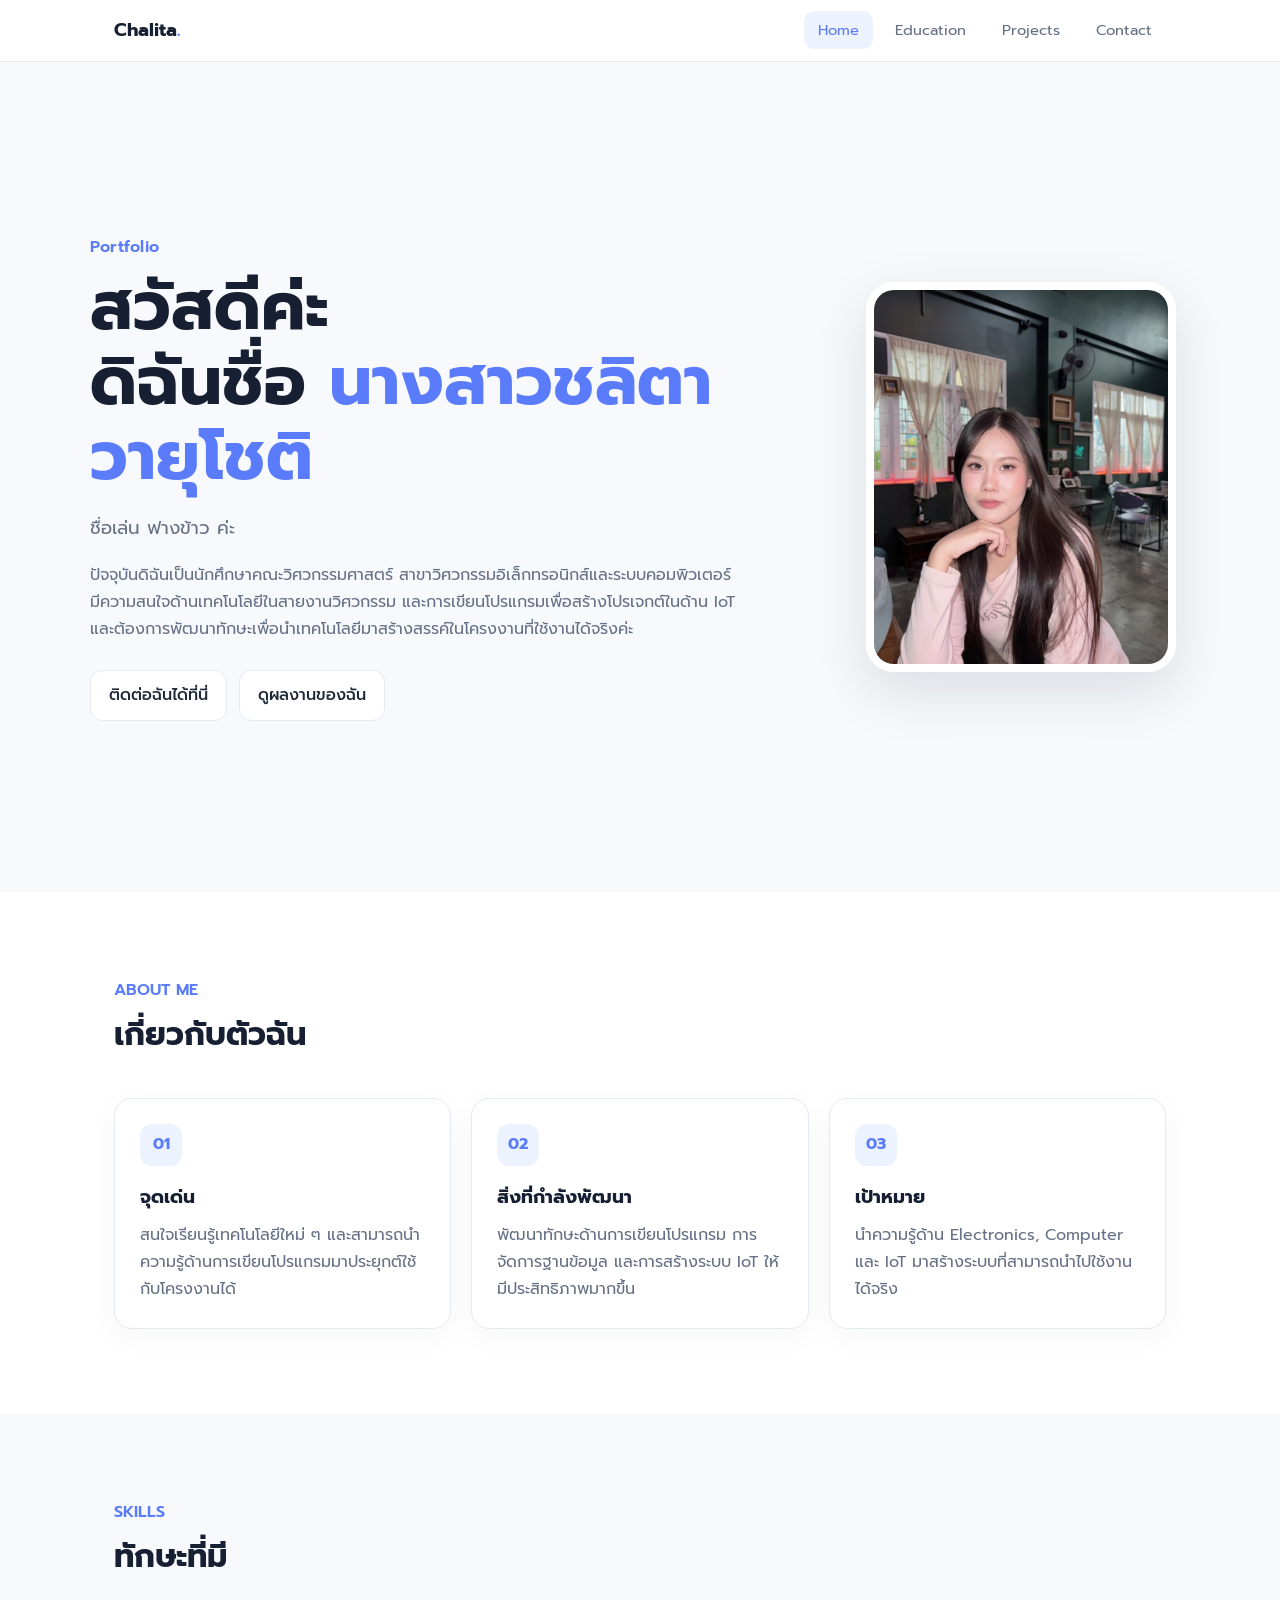
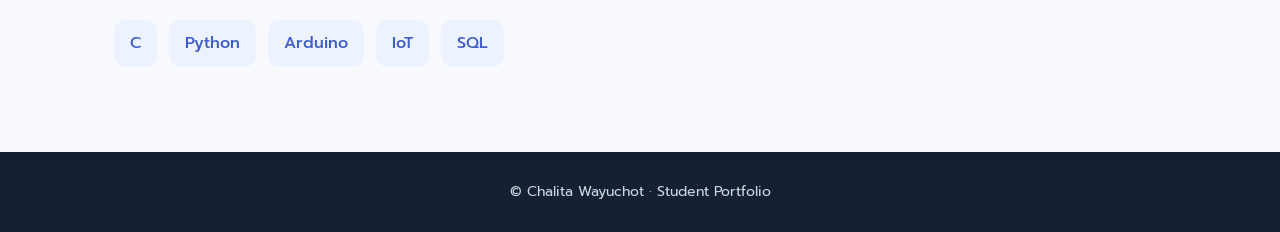
<file: index.html>
<!DOCTYPE html>
<html lang="th">
<head>
    <meta charset="UTF-8">
    <meta name="viewport" content="width=device-width, initial-scale=1.0">
    <title>Chalita Wayuchot | Home</title>
    <link rel="stylesheet" href="style.css">
</head>
<body>
    <nav class="navbar">
        <div class="nav-inner">
            <a class="logo" href="index.html">Chalita<span>.</span></a>
            <ul class="nav-links">
                <li><a class="active" href="index.html">Home</a></li>
                <li><a href="education.html">Education</a></li>
                <li><a href="projects.html">Projects</a></li>
                <li><a href="contact.html">Contact</a></li>
            </ul>
        </div>
    </nav>

    <main>
        <section class="hero container">
            <div>
                <div class="eyebrow">Portfolio</div>
                <h1>สวัสดีค่ะ<br>ดิฉันชื่อ <span>นางสาวชลิตา วายุโชติ</span></h1>
                <h2>ชื่อเล่น ฟางข้าว ค่ะ</h2>
                <p>ปัจจุบันดิฉันเป็นนักศึกษาคณะวิศวกรรมศาสตร์ สาขาวิศวกรรมอิเล็กทรอนิกส์และระบบคอมพิวเตอร์ มีความสนใจด้านเทคโนโลยีในสายงานวิศวกรรม และการเขียนโปรแกรมเพื่อสร้างโปรเจกต์ในด้าน IoT และต้องการพัฒนาทักษะเพื่อนำเทคโนโลยีมาสร้างสรรค์ในโครงงานที่ใช้งานได้จริงค่ะ</p>
                <div class="buttons">
                    <a class="btn" href="contact.html">ติดต่อฉันได้ที่นี่</a>
                    <a class="btn btn-outline" href="projects.html">ดูผลงานของฉัน</a>
                </div>
            </div>
            <div class="profile-wrap">
                <img class="profile" src="IMG_9192.jpeg" alt="รูปโปรไฟล์ของชลิตา วายุโชติ">
            </div>
        </section>

        <section class="section alt">
            <div class="container">
                <div class="section-title">
                    <div class="small">ABOUT ME</div>
                    <h2>เกี่ยวกับตัวฉัน</h2>
                </div>
                <div class="grid-3">
                    <div class="card">
                        <div class="icon">01</div>
                        <h3>จุดเด่น</h3>
                        <p>สนใจเรียนรู้เทคโนโลยีใหม่ ๆ และสามารถนำความรู้ด้านการเขียนโปรแกรมมาประยุกต์ใช้กับโครงงานได้</p>
                    </div>
                    <div class="card">
                        <div class="icon">02</div>
                        <h3>สิ่งที่กำลังพัฒนา</h3>
                        <p>พัฒนาทักษะด้านการเขียนโปรแกรม การจัดการฐานข้อมูล และการสร้างระบบ IoT ให้มีประสิทธิภาพมากขึ้น</p>
                    </div>
                    <div class="card">
                        <div class="icon">03</div>
                        <h3>เป้าหมาย</h3>
                        <p>นำความรู้ด้าน Electronics, Computer และ IoT มาสร้างระบบที่สามารถนำไปใช้งานได้จริง</p>
                    </div>
                </div>
            </div>
        </section>

        <section class="section">
            <div class="container">
                <div class="section-title">
                    <div class="small">SKILLS</div>
                    <h2>ทักษะที่มี</h2>
                </div>
                <div class="skill-list">
                    <span class="skill">C</span>
                    <span class="skill">Python</span>
                    <span class="skill">Arduino</span>
                    <span class="skill">IoT</span>
                    <span class="skill">SQL</span>
                </div>
            </div>
        </section>
    </main>

    <footer>© Chalita Wayuchot · Student Portfolio</footer>
</body>
</html>
</file>
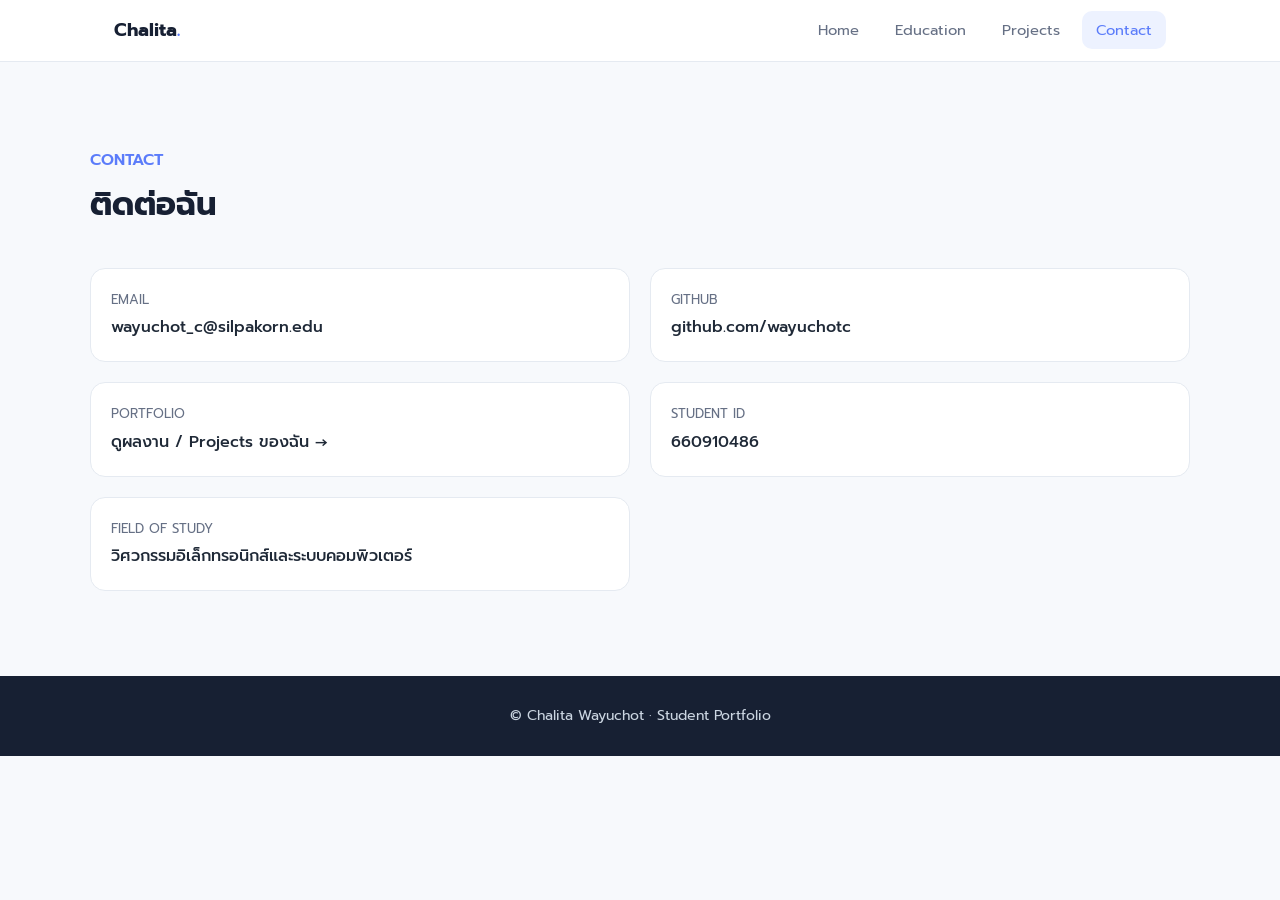
<file: contact.html>
<!DOCTYPE html>
<html lang="th">
<head>
    <meta charset="UTF-8">
    <meta name="viewport" content="width=device-width, initial-scale=1.0">
    <title>Chalita Wayuchot | Contact</title>
    <link rel="stylesheet" href="style.css">
</head>
<body>
    <nav class="navbar">
        <div class="nav-inner">
            <a class="logo" href="index.html">Chalita<span>.</span></a>
            <ul class="nav-links">
                <li><a href="index.html">Home</a></li>
                <li><a href="education.html">Education</a></li>
                <li><a href="projects.html">Projects</a></li>
                <li><a class="active" href="contact.html">Contact</a></li>
            </ul>
        </div>
    </nav>

    <main>
        <section class="section container">
            <div class="section-title">
                <div class="small">CONTACT</div>
                <h2>ติดต่อฉัน</h2>
            </div>

            <div class="contact-box">
                <a class="contact-item" href="mailto:wayuchot_c@silpakorn.edu">
                    <div class="label">EMAIL</div>
                    <div class="value">wayuchot_c@silpakorn.edu</div>
                </a>
                <a class="contact-item" href="https://github.com/wayuchotc" target="_blank">
                    <div class="label">GITHUB</div>
                    <div class="value">github.com/wayuchotc</div>
                </a>
                <a class="contact-item" href="projects.html">
                    <div class="label">PORTFOLIO</div>
                    <div class="value">ดูผลงาน / Projects ของฉัน →</div>
                </a>
                <div class="contact-item">
                    <div class="label">STUDENT ID</div>
                    <div class="value">660910486</div>
                </div>
                <div class="contact-item">
                    <div class="label">FIELD OF STUDY</div>
                    <div class="value">วิศวกรรมอิเล็กทรอนิกส์และระบบคอมพิวเตอร์</div>
                </div>
            </div>
        </section>
    </main>

    <footer>© Chalita Wayuchot · Student Portfolio</footer>
</body>
</html>
</file>
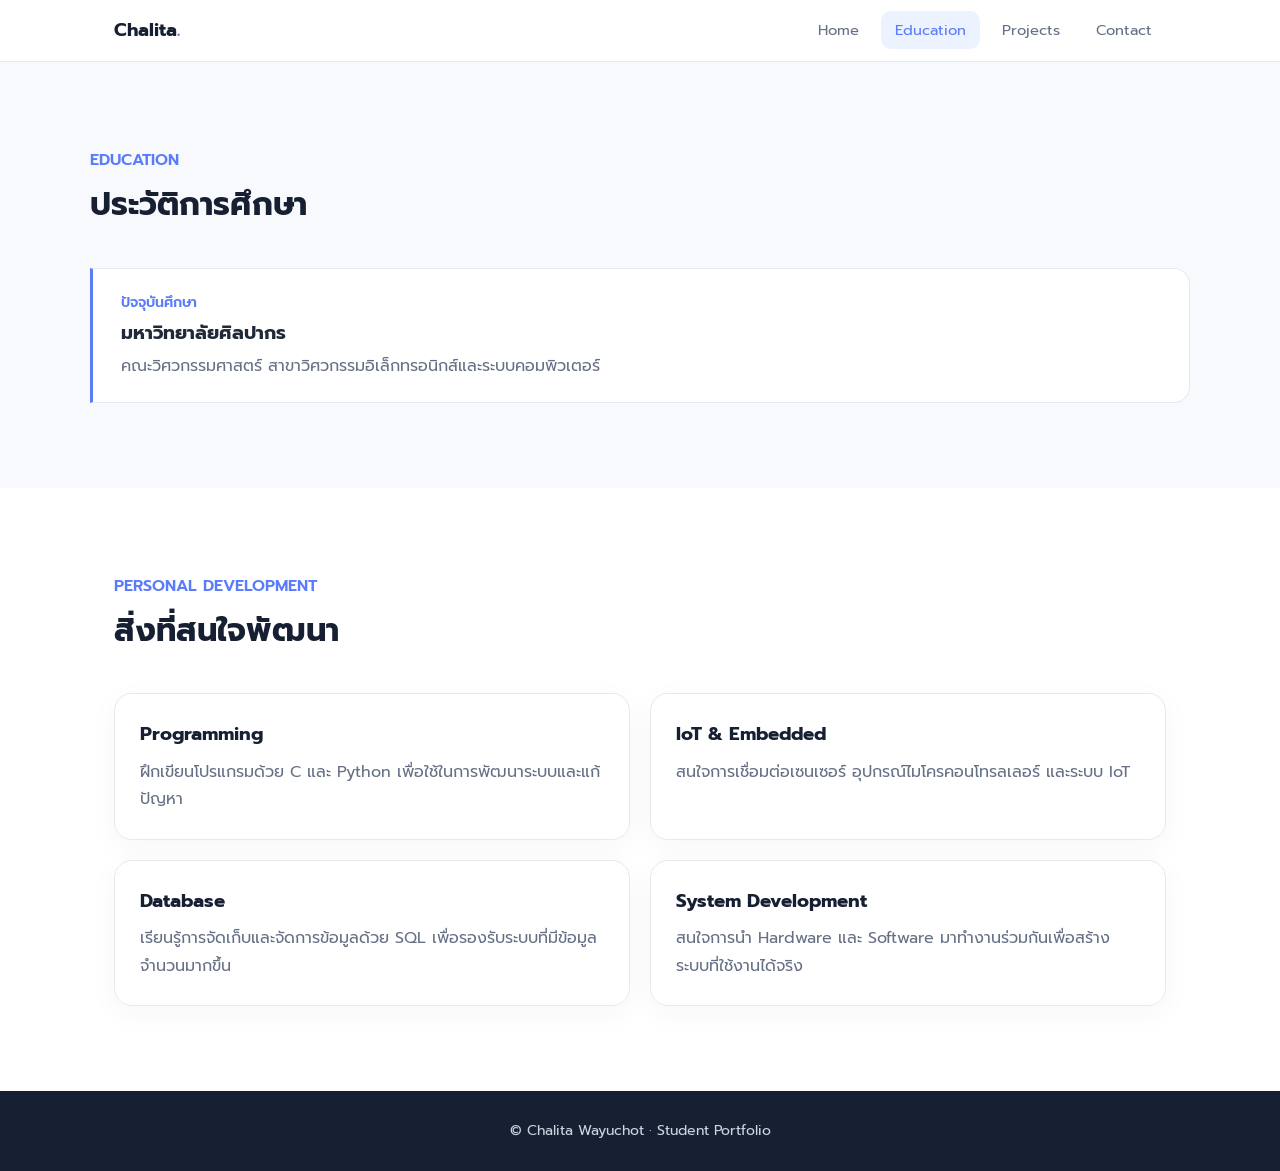
<file: education.html>
<!DOCTYPE html>
<html lang="th">
<head>
    <meta charset="UTF-8">
    <meta name="viewport" content="width=device-width, initial-scale=1.0">
    <title>Chalita Wayuchot | Education</title>
    <link rel="stylesheet" href="style.css">
</head>
<body>
    <nav class="navbar">
        <div class="nav-inner">
            <a class="logo" href="index.html">Chalita<span>.</span></a>
            <ul class="nav-links">
                <li><a href="index.html">Home</a></li>
                <li><a class="active" href="education.html">Education</a></li>
                <li><a href="projects.html">Projects</a></li>
                <li><a href="contact.html">Contact</a></li>
            </ul>
        </div>
    </nav>

    <main>
        <section class="section container">
            <div class="section-title">
                <div class="small">EDUCATION</div>
                <h2>ประวัติการศึกษา</h2>
            </div>
            <div class="timeline">
                <div class="timeline-item">
                    <div class="date">ปัจจุบันศึกษา</div>
                    <h3>มหาวิทยาลัยศิลปากร</h3>
                    <p>คณะวิศวกรรมศาสตร์ สาขาวิศวกรรมอิเล็กทรอนิกส์และระบบคอมพิวเตอร์</p>
                </div>
            </div>
        </section>

        <section class="section alt">
            <div class="container">
                <div class="section-title">
                    <div class="small">PERSONAL DEVELOPMENT</div>
                    <h2>สิ่งที่สนใจพัฒนา</h2>
                </div>
                <div class="grid-2">
                    <div class="card">
                        <h3>Programming</h3>
                        <p>ฝึกเขียนโปรแกรมด้วย C และ Python เพื่อใช้ในการพัฒนาระบบและแก้ปัญหา</p>
                    </div>
                    <div class="card">
                        <h3>IoT & Embedded</h3>
                        <p>สนใจการเชื่อมต่อเซนเซอร์ อุปกรณ์ไมโครคอนโทรลเลอร์ และระบบ IoT</p>
                    </div>
                    <div class="card">
                        <h3>Database</h3>
                        <p>เรียนรู้การจัดเก็บและจัดการข้อมูลด้วย SQL เพื่อรองรับระบบที่มีข้อมูลจำนวนมากขึ้น</p>
                    </div>
                    <div class="card">
                        <h3>System Development</h3>
                        <p>สนใจการนำ Hardware และ Software มาทำงานร่วมกันเพื่อสร้างระบบที่ใช้งานได้จริง</p>
                    </div>
                </div>
            </div>
        </section>
    </main>

    <footer>© Chalita Wayuchot · Student Portfolio</footer>
</body>
</html>
</file>
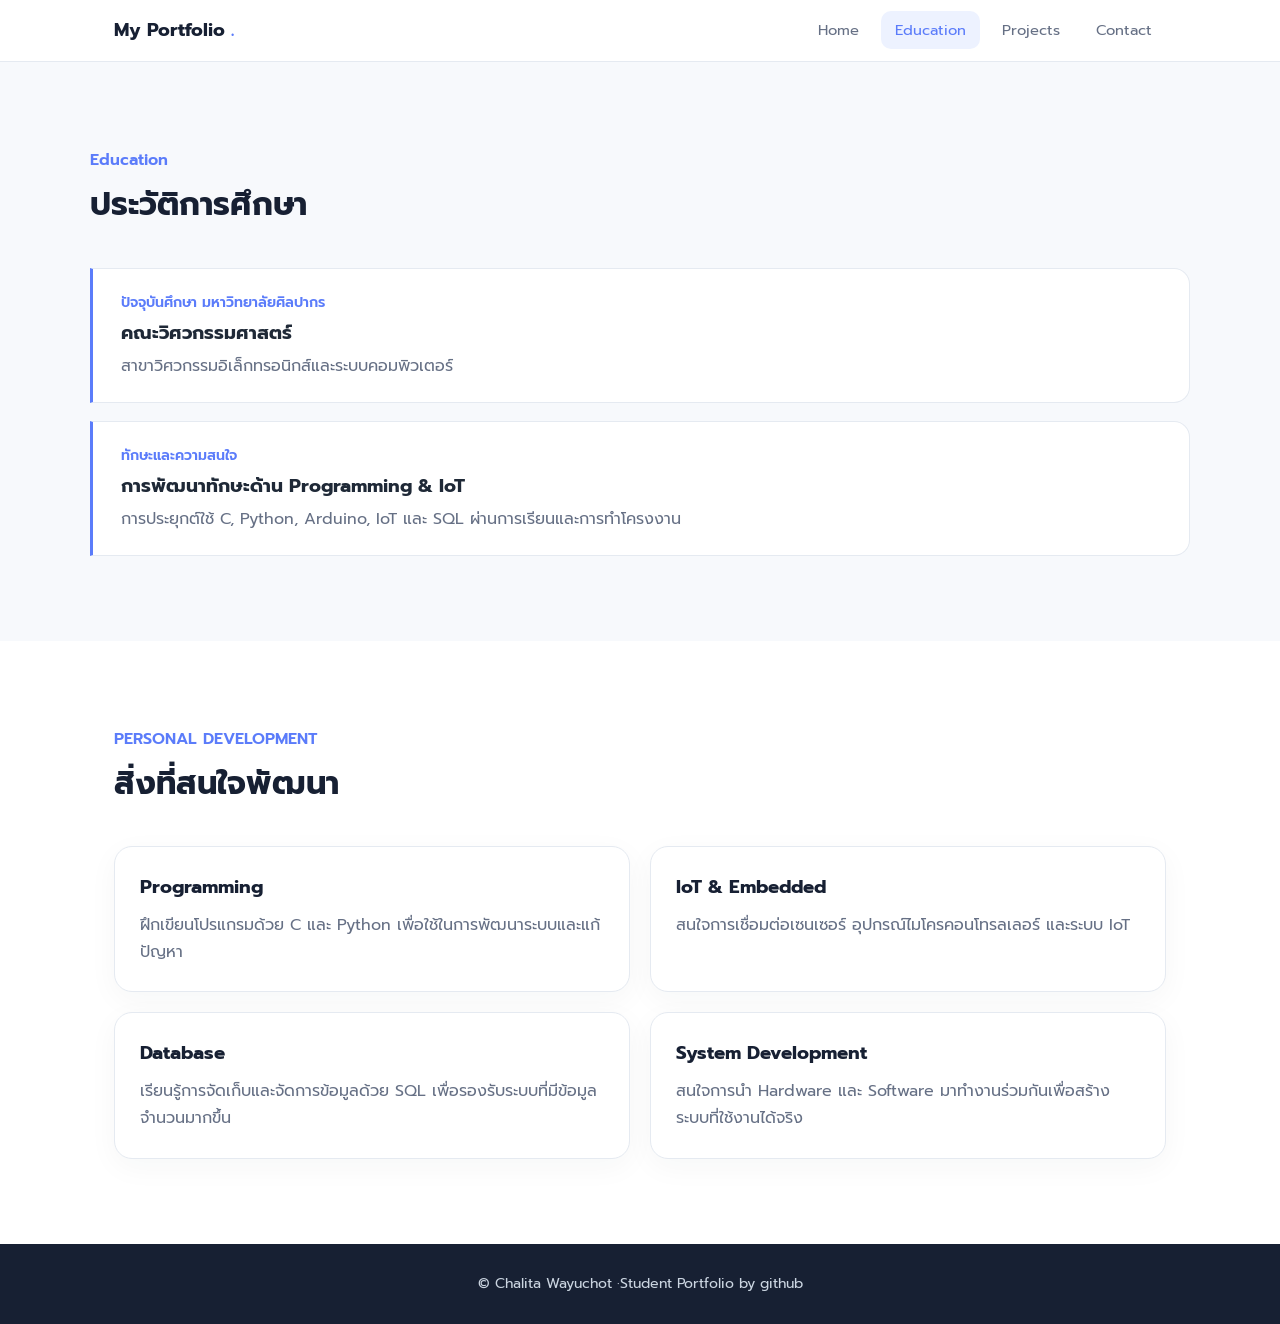
<file: experience.html>
<!DOCTYPE html>
<html lang="th">
<head>
<meta charset="UTF-8"><meta name="viewport" content="width=device-width, initial-scale=1.0">
<title>Chalita Wayuchot |Education</title><link rel="stylesheet" href="style.css">
</head>
<body>
<nav class="navbar"><div class="nav-inner">
<a class="logo" href="index.html">My Portfolio <span>.</span></a>
<ul class="nav-links"><li><a href="index.html">Home</a></li><li><a class="active" href="experience.html">Education</a></li><li><a href="projects.html">Projects</a></li><li><a href="contact.html">Contact</a></li></ul>
</div></nav>

<main>
<section class="section container">
<div class="section-title"><div class="small">Education</div><h2>ประวัติการศึกษา</h2></div>
<div class="timeline">
<div class="timeline-item">
<div class="date">ปัจจุบันศึกษา มหาวิทยาลัยศิลปากร </div><h3>คณะวิศวกรรมศาสตร์</h3>
<p>สาขาวิศวกรรมอิเล็กทรอนิกส์และระบบคอมพิวเตอร์</p>
</div>
<div class="timeline-item">
<div class="date">ทักษะและความสนใจ</div><h3>การพัฒนาทักษะด้าน Programming & IoT</h3>
<p>การประยุกต์ใช้ C, Python, Arduino, IoT และ SQL ผ่านการเรียนและการทำโครงงาน</p>
</div>
</div>
</section>

<section class="section alt"><div class="container">
<div class="section-title"><div class="small">PERSONAL DEVELOPMENT</div><h2>สิ่งที่สนใจพัฒนา</h2></div>
<div class="grid-2">
<div class="card"><h3>Programming</h3><p>ฝึกเขียนโปรแกรมด้วย C และ Python เพื่อใช้ในการพัฒนาระบบและแก้ปัญหา</p></div>
<div class="card"><h3>IoT & Embedded</h3><p>สนใจการเชื่อมต่อเซนเซอร์ อุปกรณ์ไมโครคอนโทรลเลอร์ และระบบ IoT</p></div>
<div class="card"><h3>Database</h3><p>เรียนรู้การจัดเก็บและจัดการข้อมูลด้วย SQL เพื่อรองรับระบบที่มีข้อมูลจำนวนมากขึ้น</p></div>
<div class="card"><h3>System Development</h3><p>สนใจการนำ Hardware และ Software มาทำงานร่วมกันเพื่อสร้างระบบที่ใช้งานได้จริง</p></div>
</div>
</div></section>
</main>
<footer>© Chalita Wayuchot ·Student Portfolio by github </footer>
</body></html>
</file>
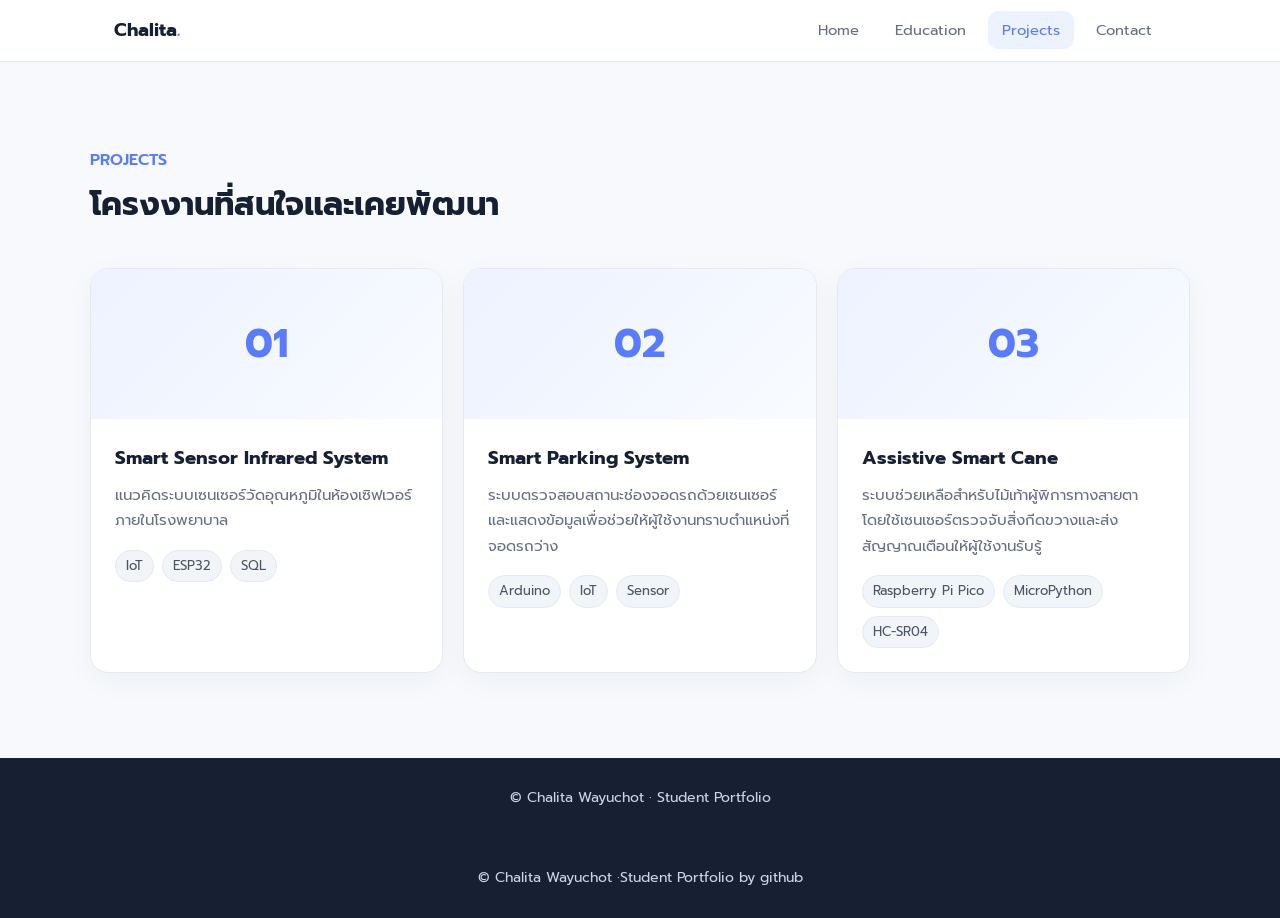
<file: projects.html>
<!DOCTYPE html>
<html lang="th">
<head>
    <meta charset="UTF-8">
    <meta name="viewport" content="width=device-width, initial-scale=1.0">
    <title>Chalita Wayuchot | Projects</title>
    <link rel="stylesheet" href="style.css">
</head>
<body>
    <nav class="navbar">
        <div class="nav-inner">
            <a class="logo" href="index.html">Chalita<span>.</span></a>
            <ul class="nav-links">
                <li><a href="index.html">Home</a></li>
                <li><a href="education.html">Education</a></li>
                <li><a class="active" href="projects.html">Projects</a></li>
                <li><a href="contact.html">Contact</a></li>
            </ul>
        </div>
    </nav>

    <main>
        <section class="section container">
            <div class="section-title">
                <div class="small">PROJECTS</div>
                <h2>โครงงานที่สนใจและเคยพัฒนา</h2>
            </div>
            <div class="grid-3">
                <div class="card project-card">
                    <div class="project-number">01</div>
                    <div class="project-content">
                        <h3>Smart Sensor Infrared System</h3>
                        <p>แนวคิดระบบเซนเซอร์วัดอุณหภูมิในห้องเซิฟเวอร์ภายในโรงพยาบาล</p>
                        <div class="tags">
                            <span class="tag">IoT</span>
                            <span class="tag">ESP32</span>
                            <span class="tag">SQL</span>
                        </div>
                    </div>
                </div>

                <div class="card project-card">
                    <div class="project-number">02</div>
                    <div class="project-content">
                        <h3>Smart Parking System</h3>
                        <p>ระบบตรวจสอบสถานะช่องจอดรถด้วยเซนเซอร์และแสดงข้อมูลเพื่อช่วยให้ผู้ใช้งานทราบตำแหน่งที่จอดรถว่าง</p>
                        <div class="tags">
                            <span class="tag">Arduino</span>
                            <span class="tag">IoT</span>
                            <span class="tag">Sensor</span>
                        </div>
                    </div>
                </div>

                <div class="card project-card">
                    <div class="project-number">03</div>
                    <div class="project-content">
                        <h3>Assistive Smart Cane</h3>
                        <p>ระบบช่วยเหลือสำหรับไม้เท้าผู้พิการทางสายตา โดยใช้เซนเซอร์ตรวจจับสิ่งกีดขวางและส่งสัญญาณเตือนให้ผู้ใช้งานรับรู้</p>
                        <div class="tags">
                            <span class="tag">Raspberry Pi Pico</span>
                            <span class="tag">MicroPython</span>
                            <span class="tag">HC-SR04</span>
                        </div>
                    </div>
                </div>
            </div>
        </section>
    </main>

    <footer>© Chalita Wayuchot · Student Portfolio</footer>
</body>
</html>
<footer>© Chalita Wayuchot ·Student Portfolio by github </footer>
</body></html>
</file>
<file: style.css>
@import url('https://fonts.googleapis.com/css2?family=Prompt:wght@300;400;500;600;700&display=swap');

:root{
  --bg:#f7f9fc;
  --card:#ffffff;
  --text:#1f2937;
  --muted:#667085;
  --line:#e5eaf1;
  --accent:#5b7cfa;
  --accent-soft:#edf2ff;
  --dark:#172033;
}

*{box-sizing:border-box;margin:0;padding:0}
html{scroll-behavior:smooth}
body{
  font-family:'Prompt',sans-serif;
  background:var(--bg);
  color:var(--text);
  line-height:1.7;
}
a{text-decoration:none;color:inherit}
img{max-width:100%;display:block}

.navbar{
  position:sticky;top:0;z-index:10;
  background:rgba(255,255,255,.92);
  backdrop-filter:blur(12px);
  border-bottom:1px solid var(--line);
}
.nav-inner{
  max-width:1100px;margin:auto;padding:15px 24px;
  display:flex;align-items:center;justify-content:space-between;
}
.logo{font-size:1.15rem;font-weight:700;color:var(--dark)}
.logo span{color:var(--accent)}
.nav-links{display:flex;gap:8px;list-style:none;flex-wrap:wrap}
.nav-links a{
  padding:8px 14px;border-radius:10px;color:var(--muted);
  font-size:.92rem;transition:.2s;
}
.nav-links a:hover,.nav-links a.active{background:var(--accent-soft);color:var(--accent)}

.container{max-width:1100px;margin:auto;padding:0 24px}
.hero{
  min-height:calc(100vh - 70px);
  display:grid;grid-template-columns:1.35fr .65fr;
  gap:60px;align-items:center;padding:70px 0;
}
.eyebrow{
  color:var(--accent);font-weight:600;letter-spacing:.5px;margin-bottom:8px;
}
.hero h1{font-size:clamp(2.2rem,6vw,4.2rem);line-height:1.12;color:var(--dark)}
.hero h1 span{color:var(--accent)}
.hero h2{font-size:1.15rem;font-weight:400;color:var(--muted);margin:18px 0}
.hero p{color:var(--muted);max-width:650px}
.buttons{display:flex;gap:12px;margin-top:26px;flex-wrap:wrap}
.btn{
  display:inline-flex;align-items:center;justify-content:center;
  padding:11px 18px;border-radius:12px;font-weight:500;
  border:1px solid var(--line);background:#fff;
}
.btn.primary{background:var(--accent);color:#fff;border-color:var(--accent)}
.btn:hover{transform:translateY(-1px)}

.profile-wrap{display:flex;justify-content:center}
.profile{
  width:310px;height:390px;object-fit:cover;
  border-radius:28px;
  border:8px solid #fff;
  box-shadow:0 20px 55px rgba(31,41,55,.13);
}

.section{padding:85px 0}
.section.alt{background:#fff}
.section-title{margin-bottom:35px}
.section-title .small{color:var(--accent);font-weight:600}
.section-title h2{font-size:2rem;color:var(--dark);margin-top:4px}

.grid-3{display:grid;grid-template-columns:repeat(3,1fr);gap:20px}
.grid-2{display:grid;grid-template-columns:repeat(2,1fr);gap:20px}
.card{
  background:var(--card);border:1px solid var(--line);border-radius:18px;
  padding:25px;box-shadow:0 8px 30px rgba(31,41,55,.04);
}
.card h3{margin-bottom:8px;color:var(--dark)}
.card p{color:var(--muted)}
.icon{
  width:42px;height:42px;border-radius:12px;background:var(--accent-soft);
  color:var(--accent);display:grid;place-items:center;margin-bottom:16px;font-weight:700;
}
.tags{display:flex;gap:8px;flex-wrap:wrap;margin-top:16px}
.tag{
  background:#f1f4f8;border:1px solid var(--line);padding:4px 10px;
  border-radius:999px;font-size:.82rem;color:#4b5563;
}

.skill-list{display:flex;gap:12px;flex-wrap:wrap}
.skill{
  padding:10px 16px;border-radius:12px;background:var(--accent-soft);
  color:#405ec5;font-weight:500;
}
.timeline{display:grid;gap:18px}
.timeline-item{
  position:relative;padding:22px 24px 22px 28px;
  border-left:3px solid var(--accent);background:#fff;
  border-radius:0 16px 16px 0;border-top:1px solid var(--line);
  border-right:1px solid var(--line);border-bottom:1px solid var(--line);
}
.timeline-item .date{color:var(--accent);font-size:.88rem;font-weight:600}
.timeline-item h3{margin:3px 0}
.timeline-item p{color:var(--muted)}

.project-card{overflow:hidden;padding:0}
.project-content{padding:24px}
.project-number{
  height:150px;background:linear-gradient(135deg,#eef2ff,#f8fbff);
  display:grid;place-items:center;color:var(--accent);font-size:2.5rem;font-weight:700;
}
.project-content h3{margin-bottom:8px}
.project-content p{font-size:.94rem}

.contact-box{
  display:grid;grid-template-columns:1fr 1fr;gap:20px;
}
.contact-item{
  padding:20px;border:1px solid var(--line);border-radius:15px;background:#fff;
}
.contact-item .label{font-size:.82rem;color:var(--muted)}
.contact-item .value{font-weight:500;margin-top:3px;word-break:break-word}

footer{
  text-align:center;padding:28px 24px;background:var(--dark);color:#cbd5e1;
  font-size:.88rem;
}

@media(max-width:800px){
  .hero{grid-template-columns:1fr;text-align:center;gap:35px;padding:55px 0}
  .hero p{margin:auto}
  .buttons{justify-content:center}
  .profile-wrap{order:-1}
  .profile{width:230px;height:290px}
  .grid-3,.grid-2,.contact-box{grid-template-columns:1fr}
  .nav-inner{align-items:flex-start;gap:10px;flex-direction:column}
  .nav-links{width:100%;justify-content:center}
  .section{padding:65px 0}
}
</file>
